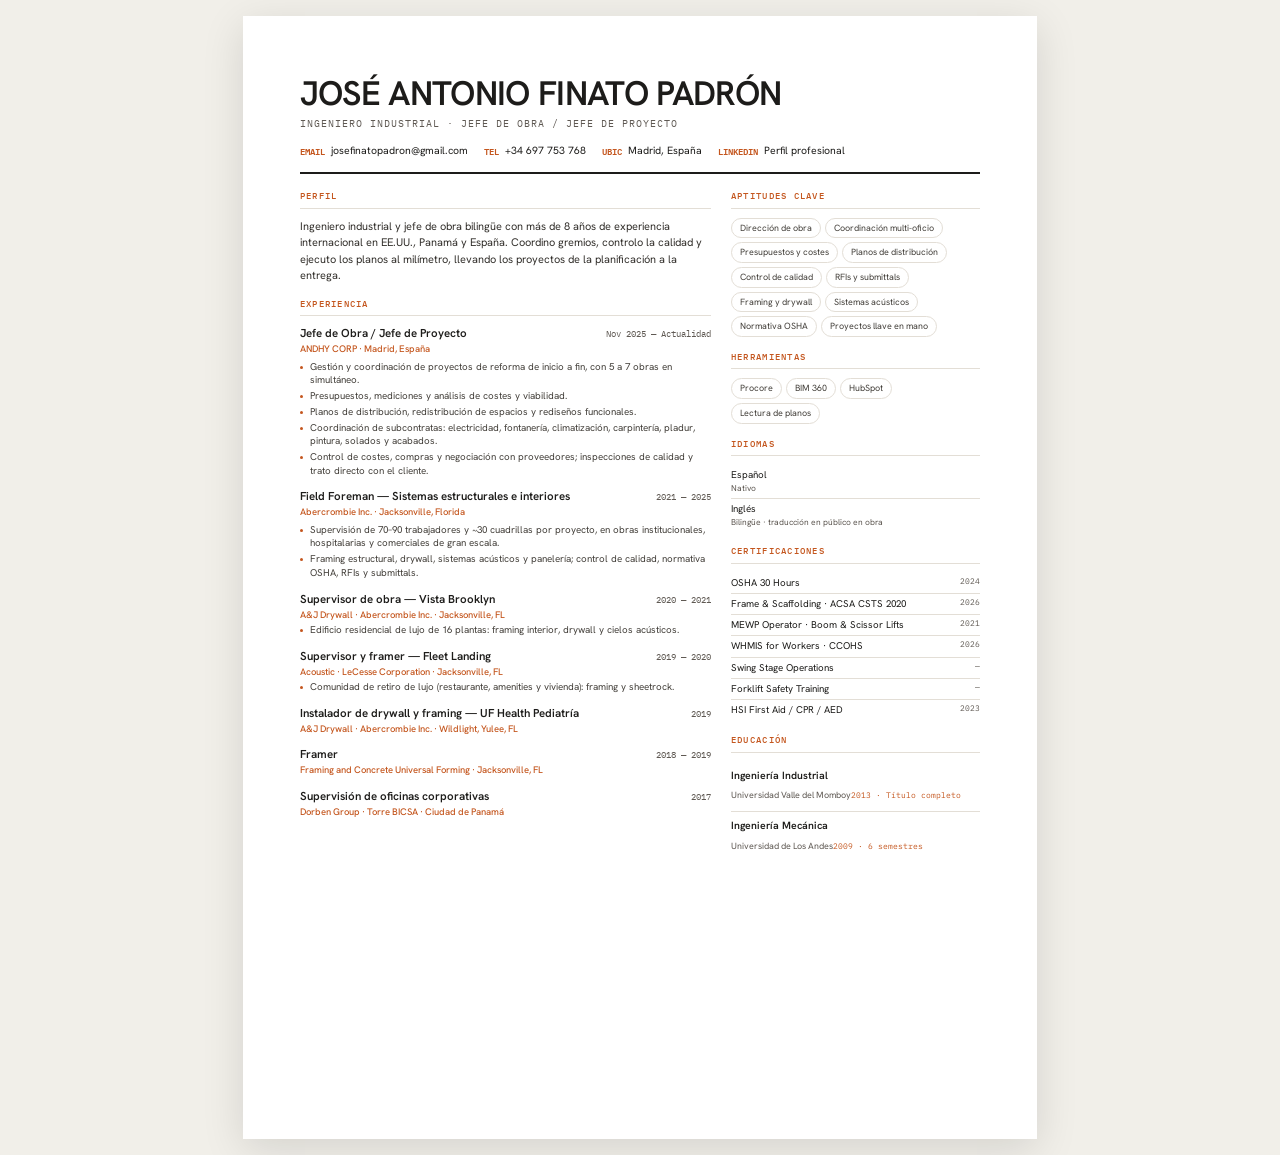
<file: cv.html>
<!doctype html>
<html lang="es">
<head>
<meta charset="utf-8">
<meta name="viewport" content="width=device-width, initial-scale=1">
<title>CV · José Antonio Finato Padrón</title>
<link rel="preconnect" href="https://fonts.googleapis.com">
<link rel="preconnect" href="https://fonts.gstatic.com" crossorigin>
<link href="https://fonts.googleapis.com/css2?family=Hanken+Grotesk:wght@400;500;600;700&family=IBM+Plex+Mono:wght@400;500&display=swap" rel="stylesheet">
<style>
  :root{--ink:#1d1c1a;--muted:#5f5953;--line:#e3ded6;--orange:#c4561e;--mono:"IBM Plex Mono",monospace}
  *{margin:0;padding:0;box-sizing:border-box}
  html,body{background:#f1efe9}
  body{font-family:"Hanken Grotesk",system-ui,sans-serif;color:var(--ink);line-height:1.4;-webkit-font-smoothing:antialiased}
  .page{background:#fff;width:210mm;min-height:297mm;margin:16px auto;padding:16mm 15mm;box-shadow:0 10px 40px rgba(0,0,0,.12)}
  .eyebrow{font-family:var(--mono);font-size:8.5px;letter-spacing:.16em;text-transform:uppercase;color:var(--orange);font-weight:500}
  header{border-bottom:2px solid var(--ink);padding-bottom:14px;margin-bottom:16px}
  .name{font-weight:600;font-size:34px;letter-spacing:-.02em;line-height:1;text-transform:uppercase}
  .role{font-family:var(--mono);font-size:10px;letter-spacing:.1em;text-transform:uppercase;color:var(--muted);margin-top:7px}
  .contact{display:flex;flex-wrap:wrap;gap:4px 16px;margin-top:12px;font-size:10.5px;color:var(--ink)}
  .contact span{display:inline-flex;align-items:center;gap:6px}
  .contact b{color:var(--orange);font-weight:600;font-family:var(--mono);font-size:9px}
  .grid{display:grid;grid-template-columns:1.65fr 1fr;gap:20px}
  h2{font-family:var(--mono);font-size:9px;letter-spacing:.14em;text-transform:uppercase;color:var(--orange);font-weight:500;padding-bottom:5px;border-bottom:1px solid var(--line);margin:14px 0 9px}
  section:first-child h2{margin-top:0}
  .lead{font-size:11px;line-height:1.5;color:#33302c}
  .job{margin-bottom:11px}
  .job .top{display:flex;justify-content:space-between;gap:10px;align-items:baseline}
  .job .pos{font-weight:600;font-size:11.5px}
  .job .yr{font-family:var(--mono);font-size:8.5px;color:var(--muted);white-space:nowrap}
  .job .org{font-size:9.5px;color:var(--orange);font-weight:500;margin:1px 0 4px}
  .job ul{list-style:none}
  .job li{position:relative;padding-left:10px;font-size:9.8px;line-height:1.4;color:#44403b;margin-bottom:2px}
  .job li::before{content:"";position:absolute;left:0;top:6px;width:3px;height:3px;border-radius:50%;background:var(--orange)}
  .job.compact .org{margin-bottom:2px}
  aside .block{margin-bottom:4px}
  .chips{display:flex;flex-wrap:wrap;gap:4px}
  .chip{font-size:9px;border:1px solid var(--line);border-radius:20px;padding:3px 8px;color:#44403b}
  .list{list-style:none}
  .list li{font-size:9.8px;line-height:1.45;padding:3px 0;border-bottom:1px solid var(--line);display:flex;justify-content:space-between;gap:8px}
  .list li:last-child{border-bottom:none}
  .list li .y{font-family:var(--mono);font-size:8px;color:var(--muted);white-space:nowrap}
  .list li em{font-style:normal;color:var(--muted);font-size:8.5px;display:block}
  .edu b{font-weight:600;font-size:10.5px;display:block}
  .edu em{font-style:normal;color:var(--muted);font-size:9px}
  .edu .y{font-family:var(--mono);font-size:8px;color:var(--orange)}
  .edu .item{padding:6px 0;border-bottom:1px solid var(--line)}
  .edu .item:last-child{border-bottom:none}
  @media print{
    @page{size:A4;margin:0}
    html,body{background:#fff}
    .page{margin:0;box-shadow:none;width:auto;min-height:auto;padding:14mm 14mm}
  }
</style>
</head>
<body>
<div class="page">
  <header>
    <div class="name">José Antonio Finato Padrón</div>
    <div class="role">Ingeniero industrial · Jefe de obra / Jefe de proyecto</div>
    <div class="contact">
      <span><b>EMAIL</b> josefinatopadron@gmail.com</span>
      <span><b>TEL</b> +34 697 753 768</span>
      <span><b>UBIC</b> Madrid, España</span>
      <span><b>LINKEDIN</b> Perfil profesional</span>
    </div>
  </header>

  <div class="grid">
    <main>
      <section>
        <h2>Perfil</h2>
        <p class="lead">Ingeniero industrial y jefe de obra bilingüe con más de 8 años de experiencia internacional en EE.UU., Panamá y España. Coordino gremios, controlo la calidad y ejecuto los planos al milímetro, llevando los proyectos de la planificación a la entrega.</p>
      </section>

      <section>
        <h2>Experiencia</h2>

        <div class="job">
          <div class="top"><span class="pos">Jefe de Obra / Jefe de Proyecto</span><span class="yr">Nov 2025 — Actualidad</span></div>
          <div class="org">ANDHY CORP · Madrid, España</div>
          <ul>
            <li>Gestión y coordinación de proyectos de reforma de inicio a fin, con 5 a 7 obras en simultáneo.</li>
            <li>Presupuestos, mediciones y análisis de costes y viabilidad.</li>
            <li>Planos de distribución, redistribución de espacios y rediseños funcionales.</li>
            <li>Coordinación de subcontratas: electricidad, fontanería, climatización, carpintería, pladur, pintura, solados y acabados.</li>
            <li>Control de costes, compras y negociación con proveedores; inspecciones de calidad y trato directo con el cliente.</li>
          </ul>
        </div>

        <div class="job">
          <div class="top"><span class="pos">Field Foreman — Sistemas estructurales e interiores</span><span class="yr">2021 — 2025</span></div>
          <div class="org">Abercrombie Inc. · Jacksonville, Florida</div>
          <ul>
            <li>Supervisión de 70–90 trabajadores y ~30 cuadrillas por proyecto, en obras institucionales, hospitalarias y comerciales de gran escala.</li>
            <li>Framing estructural, drywall, sistemas acústicos y panelería; control de calidad, normativa OSHA, RFIs y submittals.</li>
          </ul>
        </div>

        <div class="job compact">
          <div class="top"><span class="pos">Supervisor de obra — Vista Brooklyn</span><span class="yr">2020 — 2021</span></div>
          <div class="org">A&amp;J Drywall · Abercrombie Inc. · Jacksonville, FL</div>
          <ul><li>Edificio residencial de lujo de 16 plantas: framing interior, drywall y cielos acústicos.</li></ul>
        </div>

        <div class="job compact">
          <div class="top"><span class="pos">Supervisor y framer — Fleet Landing</span><span class="yr">2019 — 2020</span></div>
          <div class="org">Acoustic · LeCesse Corporation · Jacksonville, FL</div>
          <ul><li>Comunidad de retiro de lujo (restaurante, amenities y vivienda): framing y sheetrock.</li></ul>
        </div>

        <div class="job compact">
          <div class="top"><span class="pos">Instalador de drywall y framing — UF Health Pediatría</span><span class="yr">2019</span></div>
          <div class="org">A&amp;J Drywall · Abercrombie Inc. · Wildlight, Yulee, FL</div>
        </div>

        <div class="job compact">
          <div class="top"><span class="pos">Framer</span><span class="yr">2018 — 2019</span></div>
          <div class="org">Framing and Concrete Universal Forming · Jacksonville, FL</div>
        </div>

        <div class="job compact">
          <div class="top"><span class="pos">Supervisión de oficinas corporativas</span><span class="yr">2017</span></div>
          <div class="org">Dorben Group · Torre BICSA · Ciudad de Panamá</div>
        </div>
      </section>
    </main>

    <aside>
      <section class="block">
        <h2>Aptitudes clave</h2>
        <div class="chips">
          <span class="chip">Dirección de obra</span>
          <span class="chip">Coordinación multi-oficio</span>
          <span class="chip">Presupuestos y costes</span>
          <span class="chip">Planos de distribución</span>
          <span class="chip">Control de calidad</span>
          <span class="chip">RFIs y submittals</span>
          <span class="chip">Framing y drywall</span>
          <span class="chip">Sistemas acústicos</span>
          <span class="chip">Normativa OSHA</span>
          <span class="chip">Proyectos llave en mano</span>
        </div>
      </section>

      <section class="block">
        <h2>Herramientas</h2>
        <div class="chips">
          <span class="chip">Procore</span>
          <span class="chip">BIM 360</span>
          <span class="chip">HubSpot</span>
          <span class="chip">Lectura de planos</span>
        </div>
      </section>

      <section class="block">
        <h2>Idiomas</h2>
        <ul class="list">
          <li><span>Español <em>Nativo</em></span></li>
          <li><span>Inglés <em>Bilingüe · traducción en público en obra</em></span></li>
        </ul>
      </section>

      <section class="block">
        <h2>Certificaciones</h2>
        <ul class="list">
          <li><span>OSHA 30 Hours</span><span class="y">2024</span></li>
          <li><span>Frame &amp; Scaffolding · ACSA CSTS 2020</span><span class="y">2026</span></li>
          <li><span>MEWP Operator · Boom &amp; Scissor Lifts</span><span class="y">2021</span></li>
          <li><span>WHMIS for Workers · CCOHS</span><span class="y">2026</span></li>
          <li><span>Swing Stage Operations</span><span class="y">—</span></li>
          <li><span>Forklift Safety Training</span><span class="y">—</span></li>
          <li><span>HSI First Aid / CPR / AED</span><span class="y">2023</span></li>
        </ul>
      </section>

      <section class="block edu">
        <h2>Educación</h2>
        <div class="item"><b>Ingeniería Industrial</b><em>Universidad Valle del Momboy</em><span class="y">2013 · Título completo</span></div>
        <div class="item"><b>Ingeniería Mecánica</b><em>Universidad de Los Andes</em><span class="y">2009 · 6 semestres</span></div>
      </section>
    </aside>
  </div>
</div>
</body>
</html>
</file>
